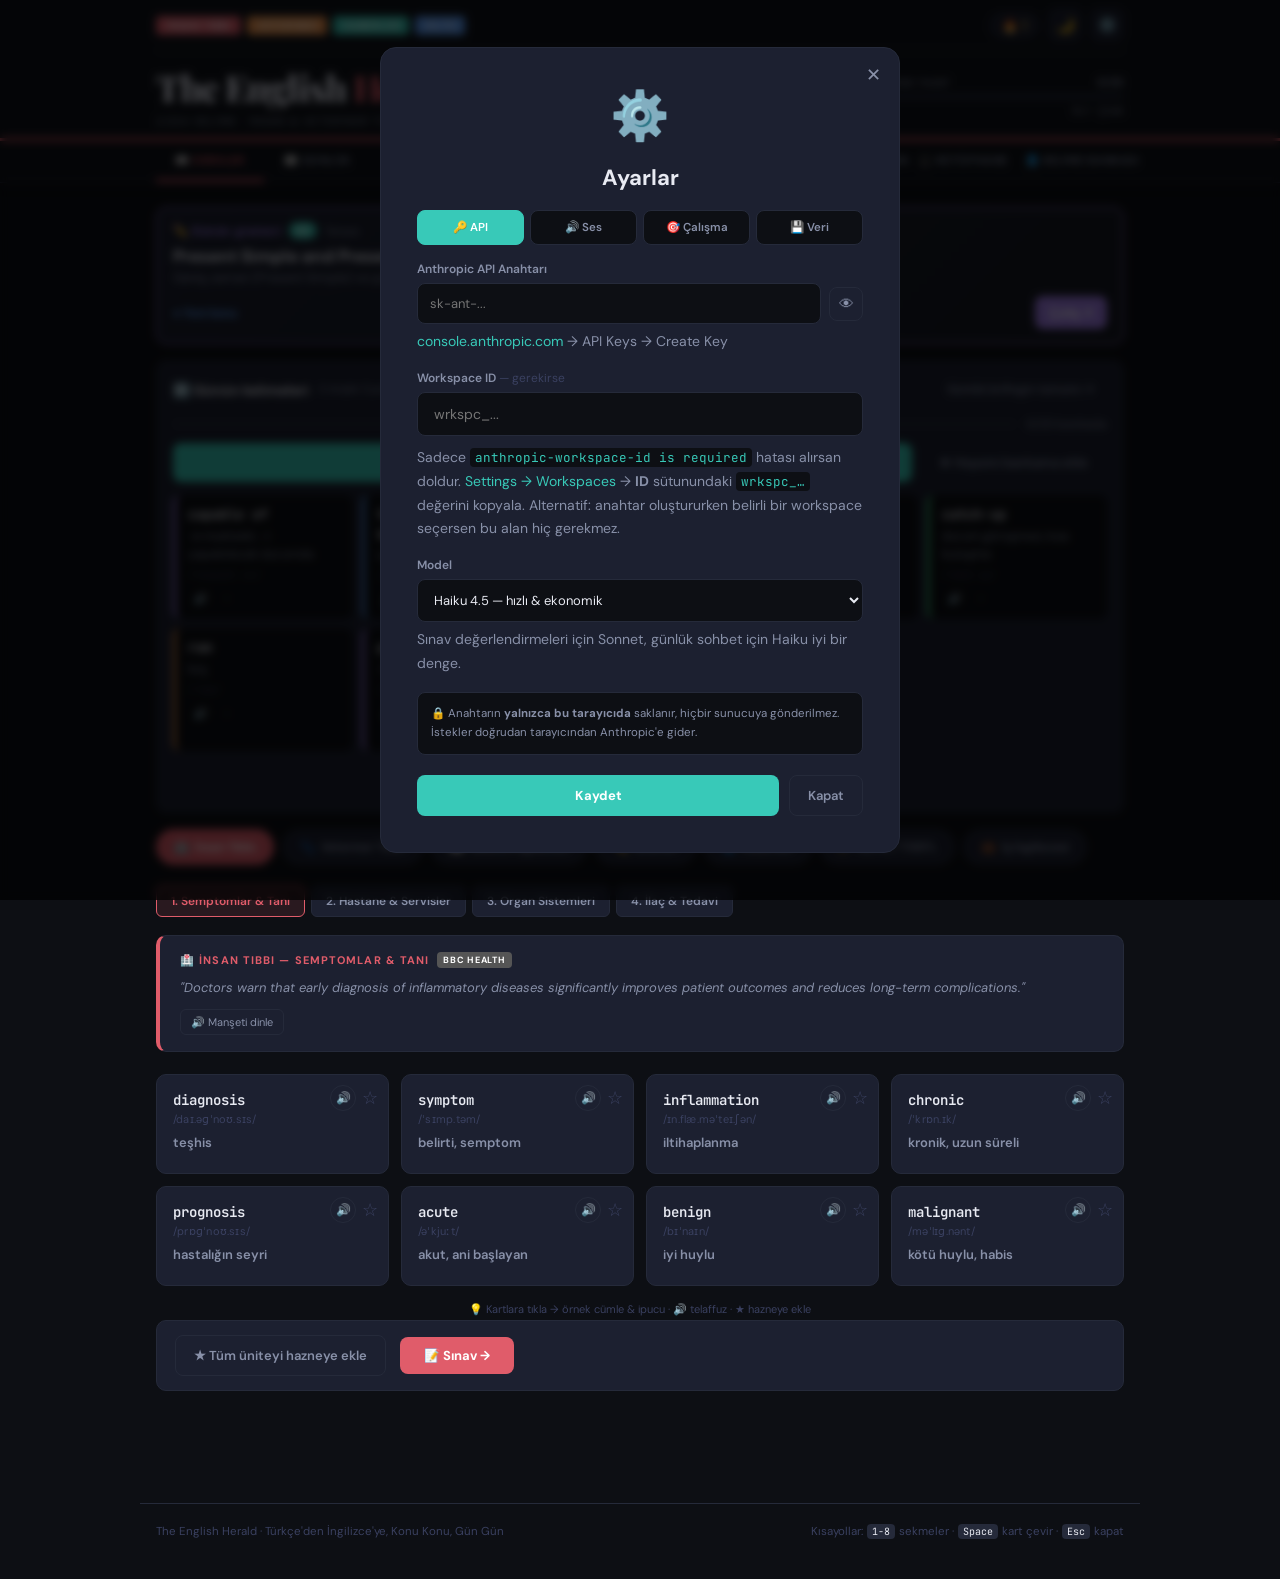
<file: index.html>
<!DOCTYPE html>
<html lang="tr">
<head>
<meta charset="UTF-8">
<meta name="viewport" content="width=device-width, initial-scale=1.0, viewport-fit=cover">
<meta name="description" content="The English Herald — AI destekli İngilizce öğretim platformu. Tıp, veteriner, haber İngilizcesi ve IELTS/TOEFL pratiği.">
<meta name="theme-color" content="#0d0f14">
<title>The English Herald</title>
<link rel="manifest" href="manifest.json">
<link rel="apple-touch-icon" href="icon-180.png">
<meta name="apple-mobile-web-app-capable" content="yes">
<meta name="mobile-web-app-capable" content="yes">
<meta name="apple-mobile-web-app-status-bar-style" content="black-translucent">
<meta name="apple-mobile-web-app-title" content="Herald">
<link rel="icon" href="data:image/svg+xml,<svg xmlns='http://www.w3.org/2000/svg' viewBox='0 0 100 100'><text y='.9em' font-size='90'>📰</text></svg>">
<link rel="preconnect" href="https://fonts.googleapis.com">
<link rel="preconnect" href="https://fonts.gstatic.com" crossorigin>
<link href="https://fonts.googleapis.com/css2?family=Playfair+Display:wght@700;800&family=DM+Sans:ital,wght@0,300;0,400;0,500;0,600;0,700;1,400&family=JetBrains+Mono:wght@400;600&display=swap" rel="stylesheet">
<link rel="stylesheet" href="style.css">
</head>
<body class="dark" id="body">

<a href="#mainContent" class="skip-link">İçeriğe geç</a>

<!-- ═══ AYARLAR MODALI ═══ -->
<div id="settingsModal" class="modal-overlay hidden" role="dialog" aria-modal="true" aria-labelledby="settingsTitle">
  <div class="modal-box modal-wide">
    <button class="modal-close" data-act="closeSettings" aria-label="Kapat">✕</button>
    <div class="modal-icon">⚙️</div>
    <h2 id="settingsTitle">Ayarlar</h2>

    <div class="settings-tabs" role="tablist">
      <button class="settings-tab active" data-act="setSettingsTab" data-tab="api" role="tab">🔑 API</button>
      <button class="settings-tab" data-act="setSettingsTab" data-tab="voice" role="tab">🔊 Ses</button>
      <button class="settings-tab" data-act="setSettingsTab" data-tab="study" role="tab">🎯 Çalışma</button>
      <button class="settings-tab" data-act="setSettingsTab" data-tab="data" role="tab">💾 Veri</button>
    </div>

    <!-- API -->
    <div class="settings-pane" id="setPaneApi">
      <label class="fld-label" for="apiKeyInput">Anthropic API Anahtarı</label>
      <div class="input-with-btn">
        <input type="password" id="apiKeyInput" placeholder="sk-ant-..." autocomplete="off" spellcheck="false">
        <button class="icon-btn" data-act="toggleKeyVisibility" title="Göster/Gizle" aria-label="Anahtarı göster">👁</button>
      </div>
      <p class="fld-hint"><a href="https://console.anthropic.com/settings/keys" target="_blank" rel="noopener">console.anthropic.com</a> → API Keys → Create Key</p>

      <label class="fld-label" for="workspaceInput">Workspace ID <span style="font-weight:400;color:var(--dim)">— gerekirse</span></label>
      <input type="text" id="workspaceInput" class="fld-select" placeholder="wrkspc_..." autocomplete="off" spellcheck="false">
      <p class="fld-hint">Sadece <code class="md-code">anthropic-workspace-id is required</code> hatası alırsan doldur.
        <a href="https://console.anthropic.com/settings/workspaces" target="_blank" rel="noopener">Settings → Workspaces</a> → <b>ID</b> sütunundaki <code class="md-code">wrkspc_…</code> değerini kopyala.
        Alternatif: anahtar oluştururken belirli bir workspace seçersen bu alan hiç gerekmez.</p>

      <label class="fld-label" for="modelSelect">Model</label>
      <select id="modelSelect" class="fld-select">
        <option value="claude-haiku-4-5-20251001">Haiku 4.5 — hızlı & ekonomik</option>
        <option value="claude-sonnet-5-5">Sonnet 5.5 — dengeli (sınav puanlaması için önerilir)</option>
        <option value="claude-opus-5-5">Opus 5.5 — en detaylı, en pahalı</option>
      </select>
      <p class="fld-hint">Sınav değerlendirmeleri için Sonnet, günlük sohbet için Haiku iyi bir denge.</p>

      <div class="notice-box">🔒 Anahtarın <b>yalnızca bu tarayıcıda</b> saklanır, hiçbir sunucuya gönderilmez. İstekler doğrudan tarayıcından Anthropic'e gider.</div>
    </div>

    <!-- SES -->
    <div class="settings-pane hidden" id="setPaneVoice">
      <label class="fld-label" for="voiceSelect">Seslendirme (TTS) sesi</label>
      <select id="voiceSelect" class="fld-select"></select>

      <label class="fld-label" for="rateRange">Konuşma hızı — <span id="rateVal">0.85</span>×</label>
      <input type="range" id="rateRange" class="fld-range" min="0.5" max="1.3" step="0.05" value="0.85">

      <label class="fld-label toggle-row"><input type="checkbox" id="autoSpeakChk"> AI cevaplarını otomatik seslendir</label>
      <label class="fld-label toggle-row"><input type="checkbox" id="autoListenChk"> Sesli modda AI bitince mikrofonu aç</label>

      <button class="btn-ghost" data-act="testVoice" style="width:100%;margin-top:8px">🔊 Sesi Test Et</button>
      <div class="notice-box" id="micSupportNote"></div>
    </div>

    <!-- ÇALIŞMA -->
    <div class="settings-pane hidden" id="setPaneStudy">
      <label class="fld-label">Günlük kelime hedefi</label>
      <div class="goal-set-row" id="goalChipsSettings"></div>

      <label class="fld-label" for="levelSelect">İngilizce seviyen (AI buna göre konuşur)</label>
      <select id="levelSelect" class="fld-select">
        <option value="A2">A2 — Temel</option>
        <option value="B1">B1 — Orta öncesi</option>
        <option value="B2">B2 — Orta üstü</option>
        <option value="C1">C1 — İleri</option>
        <option value="C2">C2 — Ustalık</option>
      </select>

      <label class="fld-label" for="targetBandInput">Hedef IELTS bandı</label>
      <select id="targetBandInput" class="fld-select">
        <option value="5.5">5.5</option><option value="6">6.0</option>
        <option value="6.5">6.5</option><option value="7">7.0</option>
        <option value="7.5">7.5</option><option value="8">8.0+</option>
      </select>

      <label class="fld-label toggle-row"><input type="checkbox" id="correctChk"> Sohbette yazdığım İngilizceyi otomatik düzelt</label>

      <label class="fld-label" for="dailyPromptInput">⚡ Günlük özel prompt</label>
      <textarea id="dailyPromptInput" class="fld-textarea" rows="5" placeholder="Cowork'te her gün çalıştırdığın promptu buraya yapıştır.&#10;Örn: Bugün için 5 tıp terimi ver, her birini bir vaka cümlesiyle örnekle ve etimolojisini yaz."></textarea>
      <div class="btn-row" style="margin:8px 0 0">
        <button class="btn-ghost btn-xs" data-act="loadVetPackage">⚡ Hazır: Günlük Klinik İngilizce Paketi</button>
        <button class="btn-ghost btn-xs" data-act="clearDailyPrompt">✕ Boşalt</button>
      </div>
      <p class="fld-hint">Uygulama her gün <b>bir kez</b> bu promptu çalıştırıp sonucu <b>Günlük</b> sekmesine ayrı bir bölüm olarak ekler.
        Hazır paket her gün başka bir vakadan: <i>case of the day · 5 term · clinical phrase · differentials · talking to the owner · quick check</i>.
        Kendi promptunu yazmak istersen üzerine yaz; boş bırakırsan bu bölüm görünmez.</p>
    </div>

    <!-- VERİ -->
    <div class="settings-pane hidden" id="setPaneData">
      <div class="data-stats" id="dataStats"></div>
      <button class="btn-ghost" data-act="exportData" style="width:100%;margin-bottom:8px">⬇️ Tüm verimi yedekle (.json)</button>
      <button class="btn-ghost" data-act="exportCsv" style="width:100%;margin-bottom:8px">📄 Kelime haznemi dışa aktar (.csv)</button>
      <label class="btn-ghost import-label" style="width:100%;margin-bottom:8px;display:block;text-align:center">
        ⬆️ Yedekten geri yükle<input type="file" id="importFile" accept=".json" hidden>
      </label>
      <button class="btn-danger" data-act="resetData" style="width:100%">🗑️ Tüm verimi sil</button>
      <div class="notice-box">Veriler tarayıcının localStorage'ında tutulur. Tarayıcı verilerini temizlersen kaybolur — ara sıra yedek al.</div>
    </div>

    <div class="modal-actions">
      <button class="btn-primary" data-act="saveSettings">Kaydet</button>
      <button class="btn-ghost" data-act="closeSettings">Kapat</button>
    </div>
  </div>
</div>

<!-- ═══ HEADER ═══ -->
<header id="siteHeader">
  <div class="header-inner">
    <div class="header-top">
      <div class="header-chips" id="headerChips"></div>
      <div class="header-right">
        <div class="streak-badge" id="streakBadge" title="Gün serisi">🔥 <span id="streakNum">0</span></div>
        <button class="icon-btn" data-act="toggleTheme" title="Tema değiştir" id="themeBtn" aria-label="Tema değiştir">🌙</button>
        <button class="icon-btn" data-act="openSettings" title="Ayarlar" aria-label="Ayarlar">⚙️</button>
      </div>
    </div>
    <div class="header-body">
      <div>
        <h1 class="site-title">The English <span>Herald</span></h1>
        <div class="site-sub" id="siteSubtitle">Yükleniyor...</div>
      </div>
      <div class="goal-widget">
        <div class="goal-row">
          <span>🎯 Günlük Hedef</span>
          <span id="goalLabel" class="goal-count">0/5</span>
        </div>
        <div class="goal-bar-wrap"><div class="goal-bar-fill" id="goalFill"></div></div>
        <div class="xp-row">
          <span id="xpLabel">0 XP</span>
          <span id="levelLabel">Seviye 1</span>
        </div>
      </div>
    </div>
  </div>
</header>

<!-- ═══ NAV ═══ -->
<nav id="mainNav" aria-label="Ana menü">
  <div class="nav-inner">
    <button class="nav-btn active" data-tab="lessons" data-act="switchTab">📖 Dersler</button>
    <button class="nav-btn" data-tab="daily" data-act="switchTab">📰 Günlük</button>
    <button class="nav-btn" data-tab="review" data-act="switchTab">🔁 Tekrar</button>
    <button class="nav-btn" data-tab="bank" data-act="switchTab">📚 Haznem</button>
    <button class="nav-btn nav-btn-hl" data-tab="exam" data-act="switchTab">🎓 IELTS / TOEFL</button>
    <button class="nav-btn" data-tab="progress" data-act="switchTab">📊 İlerleme</button>
    <button class="nav-btn" data-tab="chat" data-act="switchTab">💬 AI Öğretmen</button>
    <button class="nav-btn" data-tab="library" data-act="switchTab">🎧 Kütüphane</button>
    <a class="nav-btn" href="vocab5000.html">📘 Kelime Bankası</a>
  </div>
</nav>

<!-- ═══ MAIN ═══ -->
<main id="mainContent">
  <div id="tabLessons" class="tab-pane active"></div>
  <div id="tabDaily" class="tab-pane hidden"></div>
  <div id="tabReview" class="tab-pane hidden"></div>
  <div id="tabBank" class="tab-pane hidden"></div>
  <div id="tabExam" class="tab-pane hidden"></div>
  <div id="tabProgress" class="tab-pane hidden"></div>
  <div id="tabChat" class="tab-pane hidden"></div>
  <div id="tabLibrary" class="tab-pane hidden"></div>
</main>

<footer class="site-footer">
  <span>The English Herald · Türkçe'den İngilizce'ye, Konu Konu, Gün Gün</span>
  <span class="footer-keys">Kısayollar: <kbd>1-8</kbd> sekmeler · <kbd>Space</kbd> kart çevir · <kbd>Esc</kbd> kapat</span>
</footer>

<!-- ═══ TOAST ═══ -->
<div id="toast" class="toast hidden" role="status" aria-live="polite"></div>

<script src="data.js"></script>
<script src="vocab.js"></script>
<script src="exam-data.js"></script>
<script src="app.js"></script>
<script src="ordlista.js"></script>
<script src="chat.js"></script>
<script src="exam.js"></script>
<script src="grammar-data.js"></script>
<script src="grammar.js"></script>
<script src="daily-words.js"></script>
<script src="library.js"></script>
</body>
</html>
</file>
<file: style.css>
/* ═══════════════════════════════════════════════
   VARIABLES
═══════════════════════════════════════════════ */
:root {
  --bg:#0d0f14; --surface:#161922; --card:#1c2030; --border:#252a3a;
  --text:#e8eaf2; --muted:#8890a8; --dim:#3a4060;
  --red:#e05c6a; --teal:#38c9b8; --green:#3fc87a;
  --purple:#a07de8; --gold:#e8c24a; --blue:#5b9cf6; --orange:#f0944d;
  --nav:#10131a; --mono:'JetBrains Mono',monospace;
  --radius:10px; --trans:all .2s ease;
}
body.light {
  --bg:#f4f6fb; --surface:#fff; --card:#fff; --border:#e2e6f0;
  --text:#1a1d2e; --muted:#6b7490; --dim:#b0b8d0;
  --red:#d94055; --teal:#1a9e90; --green:#2a9e5e;
  --purple:#7c52c8; --gold:#c89a20; --blue:#3a7de0; --orange:#d4722a;
  --nav:#fff;
}

/* ═══════════════════════════════════════════════
   RESET & BASE
═══════════════════════════════════════════════ */
*{box-sizing:border-box;margin:0;padding:0}
body{font-family:'DM Sans',sans-serif;background:var(--bg);color:var(--text);min-height:100vh;transition:background .3s,color .3s}
a{color:var(--teal);text-decoration:none}
a:hover{text-decoration:underline}
button{font-family:'DM Sans',sans-serif;cursor:pointer;transition:var(--trans)}
input,textarea{font-family:'DM Sans',sans-serif}
::-webkit-scrollbar{width:5px;height:5px}
::-webkit-scrollbar-track{background:var(--surface)}
::-webkit-scrollbar-thumb{background:var(--border);border-radius:3px}
.hidden{display:none!important}

/* ═══════════════════════════════════════════════
   MODAL
═══════════════════════════════════════════════ */
.modal-overlay{position:fixed;inset:0;background:rgba(0,0,0,.7);z-index:1000;display:flex;align-items:center;justify-content:center;backdrop-filter:blur(4px)}
.modal-box{background:var(--card);border:1px solid var(--border);border-radius:16px;padding:36px;max-width:440px;width:90%;text-align:center}
.modal-icon{font-size:48px;margin-bottom:16px}
.modal-box h2{font-size:22px;font-weight:700;margin-bottom:10px}
.modal-box p{font-size:14px;color:var(--muted);line-height:1.7;margin-bottom:16px}
.modal-box input{width:100%;padding:12px 16px;border:1.5px solid var(--border);border-radius:8px;background:var(--bg);color:var(--text);font-size:14px;outline:none;margin-bottom:4px}
.modal-box input:focus{border-color:var(--teal)}

/* ═══════════════════════════════════════════════
   BUTTONS
═══════════════════════════════════════════════ */
.btn-primary{padding:11px 24px;background:var(--teal);color:#fff;border:none;border-radius:8px;font-size:13px;font-weight:700;flex:1}
.btn-primary:hover{opacity:.88}
.btn-ghost{padding:11px 18px;background:none;border:1.5px solid var(--border);border-radius:8px;color:var(--muted);font-size:13px;font-weight:600}
.btn-ghost:hover{border-color:var(--text);color:var(--text)}
.btn-danger{padding:8px 16px;background:none;border:1.5px solid var(--red);border-radius:6px;color:var(--red);font-size:12px;font-weight:600}
.icon-btn{background:var(--card);border:1px solid var(--border);color:var(--muted);width:34px;height:34px;border-radius:8px;font-size:15px;display:flex;align-items:center;justify-content:center}
.icon-btn:hover{border-color:var(--text);color:var(--text)}

/* ═══════════════════════════════════════════════
   HEADER
═══════════════════════════════════════════════ */
header{background:var(--nav);border-bottom:3px solid var(--red);box-shadow:0 2px 20px rgba(0,0,0,.25);position:sticky;top:0;z-index:90}
.header-inner{max-width:1000px;margin:0 auto;padding:0 16px}
.header-top{display:flex;justify-content:space-between;align-items:center;padding:8px 0;border-bottom:1px solid var(--border)}
.header-chips{display:flex;gap:6px;flex-wrap:wrap}
.chip{font-size:10px;font-weight:700;letter-spacing:.08em;text-transform:uppercase;color:#fff;padding:3px 10px;border-radius:4px}
.header-right{display:flex;align-items:center;gap:8px}
.streak-badge{font-size:13px;font-weight:700;color:var(--gold);background:var(--card);border:1px solid var(--border);padding:4px 12px;border-radius:20px;display:flex;align-items:center;gap:4px}
.header-body{display:flex;align-items:center;justify-content:space-between;gap:16px;padding:12px 0 10px;flex-wrap:wrap}
.site-title{font-family:'Playfair Display',serif;font-size:clamp(22px,4vw,36px);font-weight:800;letter-spacing:-1px;color:#f0f2ff}
.site-title span{color:var(--red)}
.site-sub{font-size:11px;color:var(--muted);letter-spacing:.1em;text-transform:uppercase;margin-top:3px}
.goal-widget{min-width:180px;flex:1;max-width:260px}
.goal-row{display:flex;justify-content:space-between;font-size:11px;color:var(--muted);margin-bottom:5px}
.goal-count{font-weight:700}
.goal-bar-wrap{height:5px;background:var(--border);border-radius:3px;overflow:hidden;margin-bottom:4px}
.goal-bar-fill{height:100%;border-radius:3px;background:var(--gold);transition:width .5s}
.xp-row{display:flex;justify-content:space-between;font-size:11px;color:var(--muted)}

/* ═══════════════════════════════════════════════
   NAV
═══════════════════════════════════════════════ */
nav{background:var(--nav);border-bottom:1px solid var(--border);position:sticky;top:73px;z-index:89;box-shadow:0 2px 12px rgba(0,0,0,.15)}
.nav-inner{max-width:1000px;margin:0 auto;display:flex;overflow-x:auto;scrollbar-width:none}
.nav-inner::-webkit-scrollbar{display:none}
.nav-btn{flex:1;min-width:90px;padding:12px 8px;border:none;background:none;font-size:11px;font-weight:700;letter-spacing:.05em;text-transform:uppercase;color:var(--muted);border-bottom:3px solid transparent;transition:var(--trans);white-space:nowrap}
.nav-btn:hover{color:var(--text)}
.nav-btn.active{color:var(--red);border-bottom-color:var(--red)}

/* ═══════════════════════════════════════════════
   MAIN
═══════════════════════════════════════════════ */
main{max-width:1000px;margin:0 auto;padding:24px 16px 80px}
.tab-pane{}

/* Section header */
.section-head{display:flex;align-items:center;gap:12px;margin-bottom:20px;padding-bottom:12px;border-bottom:1px solid var(--border)}
.section-head h2{font-size:22px;font-weight:800}
.badge{font-size:10px;font-weight:700;letter-spacing:.08em;text-transform:uppercase;color:#fff;padding:3px 10px;border-radius:4px}

/* ═══════════════════════════════════════════════
   TOPIC BAR
═══════════════════════════════════════════════ */
.topic-bar{display:flex;gap:8px;flex-wrap:wrap;margin-bottom:20px}
.topic-btn{display:flex;align-items:center;gap:6px;padding:8px 16px;border-radius:24px;font-size:12px;font-weight:700;border:2px solid var(--border);background:var(--card);color:var(--muted);transition:var(--trans)}
.topic-btn:hover{border-color:var(--muted)}
.topic-btn.active{color:#fff}
.topic-done{font-size:10px;background:rgba(255,255,255,.2);padding:1px 5px;border-radius:10px}

/* ═══════════════════════════════════════════════
   UNIT TABS
═══════════════════════════════════════════════ */
.unit-tabs{display:flex;gap:6px;flex-wrap:wrap;margin-bottom:18px}
.unit-tab{display:flex;align-items:center;gap:6px;padding:7px 14px;border-radius:6px;font-size:12px;font-weight:600;background:var(--card);color:var(--muted);border:1.5px solid var(--border);transition:var(--trans)}
.unit-tab:hover{border-color:var(--muted)}
.unit-tab.active{color:white}
.pct-badge{font-size:10px;font-weight:700;color:#fff;padding:1px 6px;border-radius:10px}

/* ═══════════════════════════════════════════════
   NEWS BOX
═══════════════════════════════════════════════ */
.news-box{background:var(--card);border:1px solid var(--border);border-radius:var(--radius);padding:16px 20px;margin-bottom:22px;border-left-width:4px}
.news-source{font-size:11px;font-weight:700;letter-spacing:.1em;text-transform:uppercase;margin-bottom:8px;display:flex;align-items:center;gap:8px;flex-wrap:wrap}
.news-text{font-size:13px;color:var(--muted);line-height:1.8;font-style:italic}

/* ═══════════════════════════════════════════════
   VOCAB CARDS
═══════════════════════════════════════════════ */
.vocab-grid{display:grid;grid-template-columns:repeat(auto-fill,minmax(220px,1fr));gap:12px;margin-bottom:16px}
.vocab-card{background:var(--card);border:1px solid var(--border);border-radius:var(--radius);padding:16px;cursor:pointer;position:relative;transition:all .25s;min-height:100px;user-select:none}
.vocab-card:hover{transform:translateY(-2px);box-shadow:0 4px 16px rgba(0,0,0,.2)}
.vocab-card.flipped{transform:translateY(-2px)}
.vocab-en{font-family:var(--mono);font-size:14px;font-weight:600;margin-bottom:3px;line-height:1.3}
.vocab-pron{font-size:11px;color:var(--dim);margin-bottom:8px;letter-spacing:.02em}
.vocab-tr{font-size:13px;color:var(--muted);font-weight:600}
.vocab-extra{margin-top:12px;padding-top:12px;border-top:1px solid var(--border)}
.vocab-ex{font-size:13px;font-style:italic;color:var(--muted);margin-bottom:8px;line-height:1.6}
.vocab-tip{font-size:12px;padding:6px 10px;border-radius:6px;line-height:1.5}
.vocab-actions{position:absolute;top:10px;right:8px;display:flex;gap:4px}
.vocab-speak-btn{background:none;border:1px solid var(--border);color:var(--dim);width:26px;height:26px;border-radius:50%;font-size:12px;display:flex;align-items:center;justify-content:center}
.vocab-speak-btn:hover{border-color:var(--teal);color:var(--teal)}
.vocab-star-btn{background:none;border:none;font-size:18px;color:var(--dim);line-height:1;padding:2px}
.vocab-star-btn.saved{color:var(--gold)}

/* Flip hint */
.flip-hint{font-size:11px;color:var(--dim);text-align:center;margin-top:8px}

/* ═══════════════════════════════════════════════
   LESSON FOOTER
═══════════════════════════════════════════════ */
.lesson-footer{background:var(--card);border:1px solid var(--border);border-radius:var(--radius);padding:14px 18px;display:flex;align-items:center;gap:14px;flex-wrap:wrap;margin-top:4px}
.lesson-footer-tip{font-size:13px;color:var(--muted);flex:1}
.quiz-start-btn{padding:10px 24px;color:#fff;border:none;border-radius:8px;font-size:13px;font-weight:700;white-space:nowrap}

/* ═══════════════════════════════════════════════
   QUIZ
═══════════════════════════════════════════════ */
.quiz-box{background:var(--card);border:2px solid;border-radius:var(--radius);padding:28px;animation:fadeIn .3s ease}
.quiz-header{display:flex;justify-content:space-between;margin-bottom:14px;font-size:13px}
.quiz-score-live{font-weight:700}
.quiz-progress-bar{height:5px;background:var(--border);border-radius:3px;margin-bottom:24px;overflow:hidden}
.quiz-progress-fill{height:100%;border-radius:3px;transition:width .4s}
.quiz-question{font-size:17px;font-weight:700;margin-bottom:20px;line-height:1.5}
.quiz-options{display:grid;gap:10px}
.quiz-opt{padding:13px 18px;border-radius:8px;font-size:14px;font-weight:500;text-align:left;background:var(--bg);border:1.5px solid var(--border);color:var(--text);transition:var(--trans)}
.quiz-opt:hover:not(:disabled){border-color:var(--muted);transform:translateX(4px)}
.quiz-opt.correct{background:#0e2a1e;border-color:var(--green)!important;color:var(--green)!important}
.quiz-opt.wrong{background:#2a0e12;border-color:var(--red)!important;color:var(--red)!important}
body.light .quiz-opt.correct{background:#dcf5e7}
body.light .quiz-opt.wrong{background:#f5dcde}
.quiz-back-btn{margin-top:18px;padding:8px 18px;background:none;border:1px solid var(--border);border-radius:6px;font-size:12px;color:var(--muted)}

/* Quiz Done */
.quiz-done{background:var(--card);border:2px solid;border-radius:var(--radius);padding:40px;text-align:center;animation:fadeIn .3s ease}
.quiz-done-emoji{font-size:56px;margin-bottom:12px}
.quiz-done-score{font-size:26px;font-weight:800;margin-bottom:6px}
.quiz-done-msg{font-size:14px;color:var(--muted);margin-bottom:28px;line-height:1.7}
.quiz-done-btns{display:flex;gap:10px;justify-content:center;flex-wrap:wrap}
.quiz-done-btns button{padding:11px 24px;border-radius:8px;font-size:13px;font-weight:700}

/* ═══════════════════════════════════════════════
   DAILY TAB
═══════════════════════════════════════════════ */
.daily-header{display:flex;align-items:center;justify-content:space-between;margin-bottom:20px;flex-wrap:wrap;gap:12px}
.daily-date{font-size:13px;color:var(--muted);font-weight:600}
.daily-generate-btn{padding:10px 20px;background:var(--teal);color:#fff;border:none;border-radius:8px;font-size:13px;font-weight:700;display:flex;align-items:center;gap:6px}
.daily-generate-btn:hover{opacity:.88}
.daily-generate-btn:disabled{opacity:.5;cursor:not-allowed}
.daily-news-card{background:var(--card);border:1px solid var(--border);border-radius:var(--radius);padding:20px;margin-bottom:16px;border-left:4px solid var(--teal)}
.daily-news-source{font-size:11px;font-weight:700;letter-spacing:.1em;text-transform:uppercase;color:var(--teal);margin-bottom:8px}
.daily-news-headline{font-size:16px;font-weight:700;margin-bottom:8px;line-height:1.5}
.daily-news-body{font-size:13px;color:var(--muted);line-height:1.8}
.daily-words-grid{display:grid;grid-template-columns:repeat(auto-fill,minmax(220px,1fr));gap:12px;margin:16px 0}
.ai-loading{display:flex;align-items:center;gap:12px;padding:20px;background:var(--card);border-radius:var(--radius);border:1px solid var(--border);color:var(--muted);font-size:14px}
.ai-loading-dots{display:flex;gap:4px}
.ai-loading-dots span{width:8px;height:8px;border-radius:50%;background:var(--teal);animation:bounce 1.2s infinite}
.ai-loading-dots span:nth-child(2){animation-delay:.2s}
.ai-loading-dots span:nth-child(3){animation-delay:.4s}
.no-api-notice{background:var(--card);border:1px dashed var(--border);border-radius:var(--radius);padding:24px;text-align:center;color:var(--muted)}
.no-api-notice h3{font-size:16px;font-weight:700;margin-bottom:8px;color:var(--text)}

/* ═══════════════════════════════════════════════
   FLASHCARD REVIEW
═══════════════════════════════════════════════ */
.review-progress-row{display:flex;align-items:center;gap:16px;margin-bottom:16px}
.review-bar-wrap{flex:1;height:5px;background:var(--border);border-radius:3px;overflow:hidden}
.review-bar-fill{height:100%;background:var(--teal);border-radius:3px;transition:width .4s}
.flashcard{background:var(--card);border:2px solid var(--teal);border-radius:12px;padding:40px 32px;text-align:center;cursor:pointer;min-height:260px;display:flex;flex-direction:column;align-items:center;justify-content:center;box-shadow:0 0 40px rgba(56,201,184,.1);transition:all .3s;user-select:none}
.flashcard:hover{box-shadow:0 0 60px rgba(56,201,184,.18)}
.fc-label{font-size:11px;letter-spacing:.12em;text-transform:uppercase;color:var(--muted);margin-bottom:20px}
.fc-word{font-family:var(--mono);font-size:28px;font-weight:700;margin-bottom:8px}
.fc-pron{font-size:13px;color:var(--dim);margin-bottom:24px}
.fc-speak-btn{background:var(--teal);color:#fff;border:none;border-radius:20px;padding:9px 22px;font-size:13px;font-weight:600}
.fc-flip-hint{margin-top:20px;font-size:12px;color:var(--dim)}
.fc-answer{font-size:26px;font-weight:800;color:var(--teal);margin-bottom:12px}
.fc-ex{font-size:13px;font-style:italic;color:var(--muted);margin-bottom:12px;line-height:1.7;max-width:400px}
.fc-tip-box{font-size:12px;padding:8px 14px;border-radius:8px;max-width:400px;line-height:1.5;color:var(--purple);background:rgba(160,125,232,.12)}
.fc-rating{display:flex;gap:10px;justify-content:center;margin-top:20px;flex-wrap:wrap}
.fc-rating button{padding:9px 18px;border-radius:8px;font-size:12px;font-weight:700;border:none}
.fc-nav{display:flex;gap:12px;justify-content:center;margin-top:16px}
.fc-nav button{padding:10px 24px;border-radius:8px;font-size:13px;font-weight:700}
.review-stats-row{display:flex;gap:16px;margin-bottom:20px;flex-wrap:wrap}
.review-stat{background:var(--card);border:1px solid var(--border);border-radius:8px;padding:12px 20px;text-align:center;flex:1;min-width:80px}
.review-stat-num{font-size:22px;font-weight:800}
.review-stat-lbl{font-size:11px;color:var(--muted);margin-top:2px}

/* ═══════════════════════════════════════════════
   BANK
═══════════════════════════════════════════════ */
.bank-stats-row{display:flex;gap:12px;background:var(--surface);border:1px solid var(--border);padding:12px 18px;border-radius:var(--radius);margin-bottom:18px;flex-wrap:wrap}
.bank-stat-item{display:flex;align-items:center;gap:5px}
.bank-stat-num{font-size:20px;font-weight:800}
.bank-stat-lbl{font-size:11px;color:var(--muted)}
.filter-row{display:flex;gap:8px;margin-bottom:16px;flex-wrap:wrap;align-items:center}
.search-input{flex:1;min-width:150px;padding:10px 14px;border:1.5px solid var(--border);border-radius:8px;background:var(--card);color:var(--text);font-size:13px;outline:none}
.search-input:focus{border-color:var(--teal)}
.filter-chip{padding:7px 13px;background:var(--card);border:1.5px solid var(--border);border-radius:20px;font-size:12px;color:var(--muted);font-weight:600}
.filter-chip.active{background:var(--red);border-color:var(--red);color:#fff}
.bank-grid{display:grid;grid-template-columns:repeat(auto-fill,minmax(200px,1fr));gap:12px}
.bank-card{background:var(--card);border:1px solid var(--border);border-radius:var(--radius);padding:15px;position:relative}
.bank-card-en{font-family:var(--mono);font-size:15px;font-weight:700;margin:8px 0 2px;display:flex;align-items:center;gap:6px}
.bank-card-pron{font-size:11px;color:var(--dim);margin-bottom:4px}
.bank-card-tr{font-size:13px;color:var(--muted);margin-bottom:7px}
.bank-card-ex{font-size:12px;font-style:italic;color:var(--dim);border-top:1px solid var(--border);padding-top:7px;line-height:1.5}
.bank-card-del{position:absolute;top:10px;right:10px;background:none;border:none;color:var(--red);font-size:14px}
.bank-card-speak{background:none;border:none;color:var(--dim);font-size:12px;padding:0;line-height:1}
.bank-card-speak:hover{color:var(--teal)}
.sr-badge{font-size:10px;font-weight:700;padding:2px 6px;border-radius:4px;margin-left:4px}

/* ═══════════════════════════════════════════════
   PROGRESS
═══════════════════════════════════════════════ */
.stat-cards{display:grid;grid-template-columns:repeat(auto-fill,minmax(140px,1fr));gap:12px;margin-bottom:24px}
.stat-card{background:var(--card);border:1px solid var(--border);border-radius:var(--radius);padding:16px;text-align:center}
.stat-card-icon{font-size:26px;margin-bottom:8px}
.stat-card-num{font-size:24px;font-weight:800;margin-bottom:4px}
.stat-card-lbl{font-size:11px;color:var(--muted)}
.prog-topic-row{background:var(--card);border:1px solid var(--border);border-radius:var(--radius);padding:14px 18px;margin-bottom:10px}
.prog-topic-header{display:flex;justify-content:space-between;align-items:center;margin-bottom:8px;font-weight:600}
.prog-bar-track{height:6px;background:var(--border);border-radius:3px;overflow:hidden}
.prog-bar-fill{height:100%;border-radius:3px;transition:width .6s}
.goal-set-row{display:flex;gap:8px;flex-wrap:wrap;margin-bottom:14px}
.goal-chip{padding:8px 16px;border-radius:20px;font-size:13px;font-weight:700;border:1.5px solid var(--border);background:var(--card);color:var(--muted)}
.goal-chip.active{background:var(--gold);border-color:var(--gold);color:#fff}
.heatmap-grid{display:grid;grid-template-columns:repeat(7,1fr);gap:4px;margin-top:12px}
.heatmap-cell{aspect-ratio:1;border-radius:3px;background:var(--border);transition:var(--trans)}
.heatmap-cell.level-1{background:rgba(56,201,184,.3)}
.heatmap-cell.level-2{background:rgba(56,201,184,.55)}
.heatmap-cell.level-3{background:rgba(56,201,184,.8)}
.heatmap-cell.level-4{background:var(--teal)}
.ai-suggestions{background:var(--surface);border:1px solid var(--border);padding:20px;border-radius:var(--radius);margin-top:20px}

/* ═══════════════════════════════════════════════
   AI CHAT TAB
═══════════════════════════════════════════════ */
.chat-container{display:flex;flex-direction:column;height:calc(100vh - 220px);min-height:400px}
.chat-messages{flex:1;overflow-y:auto;padding:16px;display:flex;flex-direction:column;gap:16px;background:var(--card);border:1px solid var(--border);border-radius:var(--radius) var(--radius) 0 0}
.chat-msg{display:flex;gap:10px;align-items:flex-start}
.chat-msg.user{flex-direction:row-reverse}
.chat-avatar{width:34px;height:34px;border-radius:50%;display:flex;align-items:center;justify-content:center;font-size:15px;flex-shrink:0}
.chat-msg.ai .chat-avatar{background:#1a1209;color:#f5f0e8}
.chat-msg.user .chat-avatar{background:var(--red);color:#fff}
.chat-bubble{max-width:82%;padding:12px 16px;border-radius:8px;font-size:14px;line-height:1.75;white-space:pre-wrap;border:1.5px solid var(--border)}
.chat-msg.ai .chat-bubble{background:var(--surface);border-left:4px solid var(--teal)}
.chat-msg.user .chat-bubble{background:var(--nav);border-left:4px solid var(--red)}
.chat-vocab-row{display:flex;flex-wrap:wrap;gap:8px;margin-top:10px}
.chat-vocab-mini{background:var(--bg);border:1.5px solid var(--border);border-radius:6px;padding:8px 10px;position:relative;flex:1 1 140px;max-width:190px;cursor:default}
.chat-vocab-mini .cvm-cat{font-size:9px;font-weight:700;letter-spacing:.1em;text-transform:uppercase;margin-bottom:4px}
.chat-vocab-mini .cvm-en{font-family:var(--mono);font-size:13px;font-weight:700}
.chat-vocab-mini .cvm-tr{font-size:11px;color:var(--muted);margin-top:2px}
.chat-vocab-mini .cvm-star{position:absolute;top:6px;right:6px;background:none;border:none;font-size:15px;color:var(--dim)}
.chat-vocab-mini .cvm-star.saved{color:var(--gold)}
.chat-input-row{display:flex;border:1px solid var(--border);border-top:none;background:var(--surface);border-radius:0 0 var(--radius) var(--radius)}
.chat-input{flex:1;padding:14px 16px;border:none;outline:none;font-size:14px;background:transparent;color:var(--text);resize:none}
.chat-send-btn{padding:14px 20px;background:var(--nav);color:#fff;border:none;font-size:12px;font-weight:700;letter-spacing:.06em;text-transform:uppercase;border-left:1px solid var(--border)}
.chat-send-btn:hover{background:var(--red)}
.chat-send-btn:disabled{opacity:.5;cursor:not-allowed}
.chat-quick-btns{display:flex;gap:8px;flex-wrap:wrap;margin-top:12px}
.chat-quick-btn{padding:7px 13px;background:none;border:1.5px solid var(--border);border-radius:20px;font-size:12px;color:var(--muted)}
.chat-quick-btn:hover{border-color:var(--teal);color:var(--teal)}
.typing-indicator{display:flex;gap:5px;padding:14px 16px;background:var(--surface);border:1.5px solid var(--border);border-left:4px solid var(--teal);border-radius:8px;width:fit-content}
.typing-indicator span{width:7px;height:7px;border-radius:50%;background:var(--teal);animation:bounce 1.2s infinite}
.typing-indicator span:nth-child(2){animation-delay:.2s}
.typing-indicator span:nth-child(3){animation-delay:.4s}
.chat-topic-bar{display:flex;gap:8px;flex-wrap:wrap;margin-bottom:14px}
.chat-topic-chip{padding:6px 13px;border-radius:20px;font-size:12px;font-weight:600;border:1.5px solid var(--border);background:var(--card);color:var(--muted)}
.chat-topic-chip.active{border-color:var(--teal);color:var(--teal);background:rgba(56,201,184,.08)}

/* ═══════════════════════════════════════════════
   EMPTY & TOAST
═══════════════════════════════════════════════ */
.empty-state{background:var(--card);border:1px solid var(--border);border-radius:var(--radius);padding:60px 20px;text-align:center}
.empty-state-icon{font-size:48px;margin-bottom:14px}
.empty-state-text{font-size:14px;color:var(--muted);line-height:1.7}
.toast{position:fixed;bottom:24px;left:50%;transform:translateX(-50%);background:var(--card);border:1px solid var(--border);border-radius:8px;padding:12px 24px;font-size:14px;font-weight:600;z-index:9999;box-shadow:0 8px 32px rgba(0,0,0,.3);transition:all .3s;white-space:nowrap}
.toast.success{border-color:var(--green);color:var(--green)}
.toast.info{border-color:var(--teal);color:var(--teal)}
.toast.error{border-color:var(--red);color:var(--red)}

/* ═══════════════════════════════════════════════
   ANIMATIONS
═══════════════════════════════════════════════ */
@keyframes fadeIn{from{opacity:0;transform:translateY(8px)}to{opacity:1;transform:translateY(0)}}
@keyframes bounce{0%,60%,100%{transform:translateY(0)}30%{transform:translateY(-6px)}}
.fade-in{animation:fadeIn .3s ease}

/* ═══════════════════════════════════════════════
   RESPONSIVE
═══════════════════════════════════════════════ */
@media(max-width:600px){
  .vocab-grid{grid-template-columns:1fr 1fr}
  .site-title{font-size:24px}
  .flashcard{padding:28px 16px}
  .fc-word{font-size:22px}
  .chat-container{height:calc(100vh - 260px)}
}

/* ═══════════════════════════════════════════════
   v2 — GENEL YARDIMCILAR
═══════════════════════════════════════════════ */
.skip-link{position:absolute;left:-9999px;top:0;background:var(--teal);color:#fff;padding:10px 16px;z-index:2000;border-radius:0 0 8px 0}
.skip-link:focus{left:0}
:focus-visible{outline:2px solid var(--teal);outline-offset:2px}
kbd{font-family:var(--mono);font-size:10px;background:var(--border);color:var(--text);border-radius:4px;padding:1px 5px;margin:0 1px}
.btn-xs{padding:6px 12px!important;font-size:11.5px!important;flex:none!important}
.btn-row{display:flex;gap:10px;flex-wrap:wrap;margin:14px 0}
.btn-row>button{flex:0 1 auto}
.btn-next{background:var(--green);color:#fff;border:none;border-radius:8px;font-size:13px;font-weight:700;padding:11px 20px}
.pane-h2{font-size:22px;font-weight:800;margin-bottom:4px}
.pane-h3{font-size:16px;font-weight:700;margin:22px 0 12px}
.panel{background:var(--card);border:1px solid var(--border);border-radius:var(--radius);padding:18px;margin-bottom:16px}
.panel-title{font-weight:700;font-size:14.5px;margin-bottom:10px}
.panel-hint{font-size:12.5px;color:var(--muted);line-height:1.75}
.thin-track{height:8px;background:var(--border);border-radius:4px;overflow:hidden;margin:8px 0}
.thin-fill{height:100%;border-radius:4px;transition:width .5s}
.two-col{display:grid;grid-template-columns:1fr 1fr;gap:14px}
.tight-list{margin:0;padding-left:18px;font-size:13px;line-height:1.9;color:var(--muted)}
.tight-list li.good::marker{color:var(--green)}
.tight-list li.bad::marker{color:var(--gold)}
.site-footer{max-width:1000px;margin:32px auto 0;padding:20px 16px 40px;display:flex;justify-content:space-between;gap:12px;flex-wrap:wrap;font-size:11.5px;color:var(--dim);border-top:1px solid var(--border)}
.nav-btn-hl{position:relative}
.nav-btn-hl::after{content:'';position:absolute;top:6px;right:6px;width:5px;height:5px;border-radius:50%;background:var(--blue)}

/* ═══ AYARLAR MODALI ═══ */
.modal-wide{max-width:520px;text-align:left;position:relative;max-height:92vh;overflow-y:auto}
.modal-wide h2,.modal-wide .modal-icon{text-align:center}
.modal-close{position:absolute;top:12px;right:12px;background:none;border:none;color:var(--muted);font-size:18px;line-height:1;padding:6px}
.settings-tabs{display:flex;gap:6px;margin:18px 0 16px;flex-wrap:wrap}
.settings-tab{flex:1;min-width:70px;padding:9px 6px;background:var(--bg);border:1.5px solid var(--border);border-radius:8px;color:var(--muted);font-size:11.5px;font-weight:600}
.settings-tab.active{background:var(--teal);border-color:var(--teal);color:#fff}
.settings-pane{min-height:180px}
.fld-label{display:block;font-size:12px;font-weight:600;color:var(--muted);margin:14px 0 6px}
.fld-hint{font-size:11.5px;color:var(--dim);margin:6px 0 0;line-height:1.6}
.fld-select{width:100%;padding:11px 12px;border:1.5px solid var(--border);border-radius:8px;background:var(--bg);color:var(--text);font-size:13px;font-family:'DM Sans',sans-serif}
.fld-inline{width:auto;flex:none;padding:8px 10px;font-size:12px}
.fld-range{width:100%;accent-color:var(--teal)}
.input-with-btn{display:flex;gap:8px;align-items:center}
.input-with-btn input{flex:1;padding:11px 12px;border:1.5px solid var(--border);border-radius:8px;background:var(--bg);color:var(--text);font-size:13px;margin:0}
.toggle-row{display:flex!important;align-items:center;gap:9px;cursor:pointer;font-weight:500;color:var(--text)}
.toggle-row input{accent-color:var(--teal);width:16px;height:16px}
.notice-box{margin-top:14px;padding:11px 13px;background:var(--bg);border:1px solid var(--border);border-radius:8px;font-size:11.5px;color:var(--muted);line-height:1.7}
.modal-actions{display:flex;gap:10px;margin-top:20px}
.import-label{cursor:pointer;line-height:1.2;padding:11px 18px!important}
.data-stats{margin-bottom:14px}
.ds-row{display:flex;justify-content:space-between;padding:8px 0;border-bottom:1px solid var(--border);font-size:13px}
.ds-row span{color:var(--muted)}

/* ═══ DERS EKLERİ ═══ */
.news-listen{margin-top:10px;background:none;border:1px solid var(--border);border-radius:6px;color:var(--muted);font-size:11px;padding:5px 10px}
.news-listen:hover{color:var(--text);border-color:var(--text)}
.quiz-wrong-box{margin:16px 0;text-align:left;background:var(--bg);border-radius:8px;padding:12px 14px}
.qwb-title{font-size:12px;font-weight:700;color:var(--muted);margin-bottom:8px}
.qwb-row{display:flex;justify-content:space-between;gap:12px;font-size:12.5px;padding:5px 0;border-bottom:1px solid var(--border)}
.qwb-row:last-child{border:none}

/* ═══ GÜNLÜK ═══ */
.daily-empty{background:var(--card);border:1px dashed var(--border);border-radius:var(--radius);padding:36px 20px;text-align:center;color:var(--muted);font-size:13.5px;line-height:1.8}
.daily-topic-row{display:flex;gap:8px;flex-wrap:wrap;margin-top:14px;justify-content:center}
.daily-tr{margin-top:10px;padding-top:10px;border-top:1px solid var(--border);font-size:13px;color:var(--muted);font-style:italic}
.daily-quiz{margin-top:22px}
.dq-item{background:var(--card);border:1px solid var(--border);border-radius:var(--radius);padding:14px;margin-bottom:10px}
.dq-q{font-size:13.5px;font-weight:600;margin-bottom:10px}
.dq-opts{display:flex;gap:8px;flex-wrap:wrap}
.dq-opt{padding:8px 14px;background:var(--bg);border:1.5px solid var(--border);border-radius:7px;color:var(--text);font-size:12.5px}
.dq-opt:hover:not(:disabled){border-color:var(--teal)}
.dq-opt.correct{background:var(--green);border-color:var(--green);color:#fff}
.dq-opt.wrong{background:var(--red);border-color:var(--red);color:#fff}
.dq-fb{margin-top:9px;font-size:12.5px;font-weight:600}
.dq-fb.ok{color:var(--green)}.dq-fb.no{color:var(--red)}

/* ═══ TEKRAR ═══ */
.rev-count{font-size:12px;color:var(--muted);white-space:nowrap}
.fc-rating kbd{opacity:.7;margin-left:4px}

/* ═══ İLERLEME ═══ */
.heatmap-90{grid-template-columns:repeat(13,1fr)!important}
.heatmap-legend{display:flex;align-items:center;gap:5px;margin-top:10px;font-size:10.5px;color:var(--dim)}
.heatmap-legend i{width:11px;height:11px;border-radius:3px;display:block}
.badge-grid{display:grid;grid-template-columns:repeat(auto-fill,minmax(84px,1fr));gap:10px}
.badge-item{text-align:center;padding:12px 6px;background:var(--bg);border:1px solid var(--border);border-radius:10px;opacity:.45}
.badge-item.has{opacity:1;border-color:var(--gold)}
.badge-ico{font-size:24px;margin-bottom:5px}
.badge-name{font-size:10.5px;color:var(--muted);font-weight:600;line-height:1.3}
.sugg-list{display:flex;flex-direction:column;gap:4px}
.sugg-btn{text-align:left;background:none;border:none;color:var(--muted);font-size:12.5px;padding:7px 4px;border-radius:6px;line-height:1.6}
.sugg-btn:hover{color:var(--teal);background:var(--bg)}

/* ═══ SOHBET v2 ═══ */
.badge-live{background:var(--green)!important}
.rp-details{background:var(--card);border:1px solid var(--border);border-radius:var(--radius);padding:12px 14px;margin-bottom:12px}
.rp-details summary{cursor:pointer;font-size:13px;font-weight:600;color:var(--muted)}
.rp-details summary:hover{color:var(--text)}
.rp-grid{display:grid;grid-template-columns:repeat(auto-fill,minmax(150px,1fr));gap:8px;margin-top:12px}
.rp-chip{padding:10px;background:var(--bg);border:1.5px solid var(--border);border-radius:8px;color:var(--text);font-size:12px;font-weight:600;text-align:left;line-height:1.4}
.rp-chip:hover{border-color:var(--purple)}
.rp-chip.active{background:var(--purple);border-color:var(--purple);color:#fff}
.rp-banner{display:flex;align-items:center;justify-content:space-between;gap:12px;flex-wrap:wrap;background:color-mix(in srgb,var(--purple) 14%,transparent);border:1px solid var(--purple);border-radius:var(--radius);padding:11px 14px;margin-bottom:12px;font-size:12.5px}
.mic-btn{width:42px;height:42px;flex:none;border-radius:10px;background:var(--card);border:1.5px solid var(--border);font-size:17px;color:var(--text)}
.mic-btn:hover{border-color:var(--teal)}
.mic-btn.listening{background:var(--red);border-color:var(--red);animation:pulse 1.2s infinite}
@keyframes pulse{0%,100%{opacity:1}50%{opacity:.55}}
.mic-status{padding:9px 14px;font-size:12px;color:var(--muted);border-top:1px solid var(--border);display:flex;align-items:center;gap:8px}
.rec-dot{width:8px;height:8px;border-radius:50%;background:var(--red);display:inline-block;animation:pulse 1s infinite;flex:none}
.chat-bubble.streaming::after{content:'▌';color:var(--teal);animation:pulse .8s infinite}
.bubble-tools{display:flex;gap:6px;margin-top:6px}
.bt{background:none;border:none;color:var(--dim);font-size:11px;padding:3px 6px;border-radius:5px}
.bt:hover{color:var(--teal);background:var(--card)}
.fix-card{background:color-mix(in srgb,var(--gold) 14%,transparent);border:1px solid var(--gold);border-radius:10px;padding:12px 14px;margin-bottom:8px}
.fix-card.major{background:color-mix(in srgb,var(--red) 14%,transparent);border-color:var(--red)}
.fix-head{font-size:11.5px;font-weight:700;color:var(--gold);margin-bottom:8px}
.fix-card.major .fix-head{color:var(--red)}
.fix-line{font-size:13px;line-height:1.6;padding:3px 0}
.fix-line.old{color:var(--muted);text-decoration:line-through}
.fix-line.new{color:var(--green);font-weight:600}
.fix-notes{margin:8px 0 0;padding-left:18px;font-size:12px;color:var(--muted);line-height:1.7}
.cvm-pron{font-family:var(--mono);font-size:10px;color:var(--dim);margin-top:2px}
.cvm-ex{font-size:11px;font-style:italic;color:var(--dim);margin-top:4px;line-height:1.5}
.cvm-actions{display:flex;gap:4px;margin-top:7px}
.cvm-speak{background:none;border:none;color:var(--dim);font-size:12px;padding:2px 4px}
.cvm-speak:hover{color:var(--teal)}
.md-code{font-family:var(--mono);font-size:.9em;background:var(--bg);padding:1px 5px;border-radius:4px;color:var(--teal)}
.md-pre{background:var(--bg);border-radius:8px;padding:11px 13px;overflow-x:auto;margin:8px 0;font-family:var(--mono);font-size:12px;line-height:1.6}
.md-h{font-size:14px;font-weight:700;margin:10px 0 6px}
.md-ul{margin:6px 0;padding-left:19px;line-height:1.85}

/* ═══ SINAV — GENEL ═══ */
.exam-tabs{display:flex;gap:6px;overflow-x:auto;padding-bottom:6px;margin-bottom:18px;scrollbar-width:thin}
.exam-tab{flex:none;padding:9px 15px;background:var(--card);border:1.5px solid var(--border);border-radius:8px;color:var(--muted);font-size:12.5px;font-weight:600;white-space:nowrap}
.exam-tab:hover{color:var(--text);border-color:var(--text)}
.exam-tab.active{background:var(--blue);border-color:var(--blue);color:#fff}
.hub-banner{display:flex;align-items:center;justify-content:space-between;gap:20px;background:var(--card);border:1px solid var(--border);border-radius:14px;padding:22px 24px;margin-bottom:14px}
.hub-band{font-family:'Playfair Display',serif;font-size:48px;font-weight:800;line-height:1;color:var(--blue)}
.hub-band-lbl{font-size:11.5px;color:var(--muted);margin-top:5px}
.hub-target{text-align:right}
.hub-target-num{font-size:26px;font-weight:800;color:var(--gold);line-height:1}
.hub-msg{background:var(--bg);border-left:3px solid var(--blue);border-radius:8px;padding:12px 15px;font-size:13px;color:var(--muted);margin-bottom:16px;line-height:1.7}
.exam-card-grid{display:grid;grid-template-columns:repeat(auto-fill,minmax(250px,1fr));gap:12px;margin-bottom:18px}
.exam-card{text-align:left;background:var(--card);border:1px solid var(--border);border-radius:var(--radius);padding:16px 18px}
.exam-card:hover{transform:translateY(-2px);box-shadow:0 8px 24px rgba(0,0,0,.2)}
.ec-top{display:flex;align-items:center;gap:9px;margin-bottom:8px}
.ec-icon{font-size:19px}
.ec-title{font-size:15px;font-weight:700;color:var(--text)}
.ec-avg{margin-left:auto;font-size:11px;color:var(--muted);font-family:var(--mono)}
.ec-desc{font-size:12.5px;color:var(--muted);line-height:1.7}
.seg-row{display:flex;gap:8px;flex-wrap:wrap;margin-bottom:16px}
.seg-btn{padding:10px 15px;background:var(--card);border:1.5px solid var(--border);border-radius:8px;color:var(--muted);font-size:12px;font-weight:600}
.seg-btn.active{background:var(--red);border-color:var(--red);color:#fff}
.opt-grid{display:grid;grid-template-columns:repeat(auto-fill,minmax(220px,1fr));gap:10px;margin-bottom:14px}
.opt-card{text-align:left;background:var(--card);border:1.5px solid var(--border);border-radius:10px;padding:14px 16px;display:flex;flex-direction:column;gap:5px}
.opt-card b{font-size:13px;color:var(--text)}
.opt-card span{font-size:11.5px;color:var(--muted);line-height:1.6}
.opt-card.active{border-color:var(--blue);background:color-mix(in srgb,var(--blue) 14%,transparent)}
.crit-list{display:flex;flex-direction:column;gap:2px}
.crit-row{display:flex;justify-content:space-between;gap:14px;padding:8px 0;border-bottom:1px solid var(--border);font-size:12.5px}
.crit-row:last-child{border:none}
.crit-row b{color:var(--text);font-weight:600;flex:none}
.crit-row span{color:var(--muted);text-align:right}

/* ═══ WRITING ═══ */
.task-card{background:var(--card);border:1px solid var(--border);border-left:4px solid var(--red);border-radius:var(--radius);padding:18px 20px;margin-bottom:14px}
.task-meta{font-size:10.5px;font-weight:700;letter-spacing:.06em;text-transform:uppercase;color:var(--red);margin-bottom:9px}
.task-q{font-size:15px;line-height:1.75;font-weight:500}
.task-data{margin-top:12px;padding:11px 13px;background:var(--bg);border-radius:8px;font-size:12.5px;color:var(--muted);line-height:1.8;font-family:var(--mono)}
.task-note{margin-top:10px;font-size:11.5px;color:var(--dim)}
.task-actions{display:flex;gap:8px;margin-top:14px}
.editor-bar{display:flex;justify-content:space-between;align-items:center;gap:12px;flex-wrap:wrap;background:var(--card);border:1px solid var(--border);border-radius:var(--radius) var(--radius) 0 0;padding:10px 14px;border-bottom:none}
.timer-box,.wc-box{display:flex;align-items:center;gap:10px}
.timer{font-family:var(--mono);font-size:17px;font-weight:600;color:var(--teal)}
.timer.warn{color:var(--gold)}
.timer.danger{color:var(--red);animation:pulse 1s infinite}
.w-count{font-family:var(--mono);font-size:13px;font-weight:600}
.w-count.low{color:var(--red)}.w-count.near{color:var(--gold)}.w-count.ok{color:var(--green)}
.w-hint{font-size:11px;color:var(--dim)}
.w-editor{width:100%;min-height:340px;padding:18px;background:var(--card);border:1px solid var(--border);border-radius:0 0 var(--radius) var(--radius);color:var(--text);font-size:14.5px;line-height:1.9;resize:vertical;outline:none;font-family:'DM Sans',sans-serif}
.w-editor:focus{border-color:var(--teal)}

/* ═══ SONUÇ KARTI ═══ */
.result-wrap{animation:fadeIn .35s}
.band-hero{display:flex;align-items:center;gap:22px;background:var(--card);border:2px solid var(--teal);border-radius:14px;padding:22px 26px;margin-bottom:18px}
.band-big{font-family:'Playfair Display',serif;font-size:54px;font-weight:800;line-height:1}
.band-lbl{font-size:13px;font-weight:700}
.band-sub{font-size:11.5px;color:var(--muted);margin-top:4px;line-height:1.6}
.crit-grid{display:grid;grid-template-columns:repeat(auto-fill,minmax(240px,1fr));gap:12px;margin-bottom:16px}
.crit-band{background:var(--card);border:1px solid var(--border);border-radius:var(--radius);padding:14px 16px}
.cb-head{display:flex;justify-content:space-between;align-items:baseline;font-size:12.5px;font-weight:600;margin-bottom:8px}
.cb-head b{font-size:17px;font-family:var(--mono)}
.cb-track{height:6px;background:var(--border);border-radius:3px;overflow:hidden;margin-bottom:9px}
.cb-fill{height:100%;border-radius:3px;transition:width .6s}
.cb-comment{font-size:11.5px;color:var(--muted);line-height:1.7}
.next-step{background:color-mix(in srgb,var(--blue) 14%,transparent);border-left:3px solid var(--blue);border-radius:8px;padding:13px 16px;font-size:13.5px;line-height:1.7;margin-bottom:16px}
.err-list,.up-list{display:flex;flex-direction:column;gap:10px}
.err-row{background:var(--bg);border-radius:8px;padding:11px 13px}
.err-old{font-size:13px;color:var(--red);text-decoration:line-through;line-height:1.6}
.err-new{font-size:13px;color:var(--green);font-weight:600;line-height:1.6;margin-top:3px}
.err-why{font-size:11.5px;color:var(--muted);margin-top:6px;line-height:1.6}
.up-row{background:var(--bg);border-radius:8px;padding:11px 13px;position:relative}
.up-basic{color:var(--muted);font-size:13px}
.up-arrow{color:var(--dim);margin:0 6px}
.up-better{color:var(--teal);font-weight:600;font-size:13px}
.up-note{font-size:11.5px;color:var(--dim);margin-top:5px}
.up-save{position:absolute;top:9px;right:9px;background:none;border:1px solid var(--border);border-radius:6px;color:var(--muted);font-size:10.5px;padding:3px 8px}
.up-save:hover{color:var(--gold);border-color:var(--gold)}
.model-text{background:var(--bg);border-radius:8px;padding:15px 17px;font-size:14px;line-height:1.9;margin-bottom:10px;white-space:pre-wrap}

/* ═══ SPEAKING ═══ */
.spk-wrap{animation:fadeIn .3s}
.spk-head{display:flex;justify-content:space-between;align-items:center;margin-bottom:12px}
.spk-part{font-size:11px;font-weight:700;letter-spacing:.06em;text-transform:uppercase;color:var(--orange)}
.spk-q{display:flex;align-items:flex-start;gap:12px;background:var(--card);border:1px solid var(--border);border-left:4px solid var(--orange);border-radius:var(--radius);padding:20px 22px;font-size:16px;line-height:1.7;margin-bottom:14px}
.spk-q span{flex:1}
.cue-card{background:var(--card);border:2px solid var(--orange);border-radius:12px;padding:22px 24px;margin-bottom:14px}
.cue-title{font-size:17px;font-weight:700;line-height:1.6;margin-bottom:14px}
.cue-sub{font-size:12px;color:var(--muted);margin-bottom:7px}
.cue-list{margin:0 0 14px;padding-left:20px;font-size:14px;line-height:2}
.cue-note{font-size:11.5px;color:var(--dim);font-style:italic}
.prep-note{background:var(--card);border:1px solid var(--border);border-radius:var(--radius);padding:14px 16px;font-size:12.5px;color:var(--muted)}
.prep-pad{width:100%;min-height:110px;margin:10px 0;padding:12px;background:var(--bg);border:1px solid var(--border);border-radius:8px;color:var(--text);font-size:13px;line-height:1.7;resize:vertical;outline:none}
.rec-box{background:var(--card);border:1px solid var(--border);border-radius:var(--radius);padding:16px 18px}
.rec-box.done{border-color:var(--green)}
.rec-live{display:flex;align-items:center;gap:9px;font-size:12px;color:var(--red);font-weight:600;margin-bottom:11px}
.rec-transcript{min-height:76px;background:var(--bg);border-radius:8px;padding:13px 15px;font-size:14px;line-height:1.85}
.rec-interim{color:var(--dim)}
.rec-meta{font-size:11px;color:var(--dim);margin-top:8px}

/* ═══ READING / LISTENING ═══ */
.passage{background:var(--card);border:1px solid var(--border);border-radius:var(--radius);padding:22px 24px;margin-bottom:18px}
.passage-title{font-family:'Playfair Display',serif;font-size:21px;font-weight:700;margin-bottom:16px;line-height:1.4}
.rp-para{display:flex;gap:12px;margin-bottom:14px;font-size:14.5px;line-height:1.9}
.rp-label{flex:none;width:22px;height:22px;border-radius:5px;background:var(--bg);color:var(--teal);font-weight:700;font-size:11px;display:flex;align-items:center;justify-content:center;margin-top:3px}
.questions{display:flex;flex-direction:column;gap:12px}
.rq-item{background:var(--card);border:1px solid var(--border);border-radius:var(--radius);padding:14px 16px}
.rq-q{font-size:13.5px;line-height:1.75;margin-bottom:10px}
.rq-hint{font-size:10.5px;color:var(--dim);font-style:normal;font-family:var(--mono)}
.rq-opts{display:flex;gap:7px;flex-wrap:wrap}
.rq-opt{padding:8px 14px;background:var(--bg);border:1.5px solid var(--border);border-radius:7px;color:var(--text);font-size:12.5px;text-align:left}
.rq-opt:hover{border-color:var(--teal)}
.rq-opt.sel{background:var(--teal);border-color:var(--teal);color:#fff}
.rq-input{width:100%;max-width:320px;padding:10px 13px;background:var(--bg);border:1.5px solid var(--border);border-radius:7px;color:var(--text);font-size:13.5px;outline:none;font-family:var(--mono)}
.rq-input:focus{border-color:var(--teal)}
.audio-card{background:var(--card);border:1px solid var(--border);border-left:4px solid var(--purple);border-radius:var(--radius);padding:20px 22px;margin-bottom:18px}
.audio-title{font-size:16px;font-weight:700;margin-bottom:6px}
.audio-ctx{font-size:12.5px;color:var(--muted);line-height:1.7;margin-bottom:14px}
.audio-controls{display:flex;align-items:center;gap:10px;flex-wrap:wrap;margin-bottom:10px}
.audio-plays{font-size:11.5px;color:var(--dim);font-family:var(--mono)}
.ans-list{display:flex;flex-direction:column;gap:9px}
.ans-row{display:flex;gap:12px;background:var(--bg);border-radius:8px;padding:11px 13px;border-left:3px solid var(--red)}
.ans-row.ok{border-left-color:var(--green)}
.ans-n{flex:none;width:22px;height:22px;border-radius:50%;background:var(--card);font-size:11px;font-weight:700;display:flex;align-items:center;justify-content:center}
.ans-q{font-size:12.5px;line-height:1.6;margin-bottom:5px}
.ans-line{font-size:12px;color:var(--muted)}
.ans-correct{color:var(--green)}
.ans-why{font-size:11.5px;color:var(--dim);margin-top:5px;line-height:1.6}
.script-details summary{cursor:pointer;font-weight:700;font-size:14px;margin-bottom:10px}

/* ═══ SONUÇLAR ═══ */
.trend-chart{display:flex;align-items:flex-end;gap:6px;height:130px;padding-top:10px}
.trend-col{flex:1;display:flex;flex-direction:column;align-items:center;justify-content:flex-end;height:100%;gap:5px}
.trend-bar{width:100%;max-width:34px;border-radius:4px 4px 0 0;transition:height .5s}
.trend-lbl{font-size:9.5px;color:var(--dim);font-family:var(--mono)}
.res-list{display:flex;flex-direction:column;gap:7px}
.res-row{display:flex;align-items:center;gap:12px;background:var(--bg);border-radius:8px;padding:10px 12px;cursor:pointer}
.res-row:hover{background:var(--border)}
.res-band{flex:none;width:40px;height:40px;border-radius:9px;color:#fff;font-weight:800;font-size:14px;display:flex;align-items:center;justify-content:center;font-family:var(--mono)}
.res-mid{flex:1;min-width:0}
.res-sec{font-size:12.5px;font-weight:600}
.res-task{font-size:11px;color:var(--muted);white-space:nowrap;overflow:hidden;text-overflow:ellipsis;margin-top:2px}
.res-date{font-size:11px;color:var(--dim);flex:none}

/* ═══ MOBİL ═══ */
@media(max-width:640px){
  .two-col{grid-template-columns:1fr}
  .hub-banner{flex-direction:column;align-items:flex-start;gap:12px}
  .hub-target{text-align:left}
  .band-hero{flex-direction:column;align-items:flex-start;gap:10px;padding:18px}
  .band-big{font-size:44px}
  .heatmap-90{grid-template-columns:repeat(10,1fr)!important}
  .site-footer{flex-direction:column;gap:6px}
  .footer-keys{display:none}
  .w-editor{min-height:260px;font-size:14px}
  .editor-bar{flex-direction:column;align-items:stretch;gap:8px}
  .modal-wide{padding:24px 18px}
  .rp-grid{grid-template-columns:1fr 1fr}
}
.key-warn{display:flex;align-items:center;gap:12px;flex-wrap:wrap;background:color-mix(in srgb,var(--gold) 14%,transparent);border:1px solid var(--gold);border-radius:var(--radius);padding:11px 14px;margin-bottom:16px;font-size:12.5px;color:var(--text);line-height:1.6}
.chat-msg.ai .chat-bubble{white-space:normal}
.fix-card{max-width:82%}
.chat-msg.ai>div{min-width:0}

/* ═══ GÜNLÜK BRİFİNG ═══ */
.fld-textarea{width:100%;padding:11px 13px;border:1.5px solid var(--border);border-radius:8px;background:var(--bg);color:var(--text);font-size:13px;line-height:1.7;font-family:'DM Sans',sans-serif;resize:vertical;outline:none}
.fld-textarea:focus{border-color:var(--teal)}
.daily-head-btns{display:flex;gap:8px;flex-wrap:wrap}
.pane-sub{font-size:12px;font-weight:400;color:var(--muted)}
.daily-trio{display:grid;grid-template-columns:repeat(auto-fit,minmax(280px,1fr));gap:12px;margin:20px 0}
.dt-card{margin-bottom:0}
.dt-main{font-size:16px;font-weight:700;line-height:1.5;margin-bottom:5px}
.dt-tr{font-size:13px;color:var(--muted);margin-bottom:7px}
.dt-ex{display:flex;align-items:center;gap:6px;font-size:13px;font-style:italic;color:var(--teal);line-height:1.7;margin-top:6px}
.dt-tip{font-size:12px;color:var(--muted);line-height:1.7;margin-top:8px;padding:9px 11px;background:var(--bg);border-radius:7px}
.custom-panel .panel-title{display:flex;align-items:center}
.custom-out{font-size:14px;line-height:1.85}
.custom-empty{border-style:dashed}

/* ═══ ANA SAYFA — GÜNÜN KELİMELERİ ŞERİDİ ═══ */
.home-daily{background:var(--card);border:1px solid var(--border);border-radius:var(--radius);padding:14px 16px;margin-bottom:16px}
.hd-head{display:flex;align-items:center;gap:10px;flex-wrap:wrap;margin-bottom:12px}
.hd-title{font-size:14px;font-weight:700}
.hd-sub{font-size:11.5px;color:var(--muted)}
.hd-head .btn-xs{margin-left:auto}
.hd-row{display:grid;grid-template-columns:repeat(auto-fit,minmax(150px,1fr));gap:9px}
.hd-card{background:var(--bg);border-radius:8px;padding:10px 12px}
.hd-sv{font-family:var(--mono);font-size:13.5px;font-weight:600;line-height:1.4}
.hd-tr{font-size:12px;color:var(--muted);margin-top:3px;line-height:1.5}
.hd-form{font-family:var(--mono);font-size:9.5px;color:var(--dim);margin-top:5px}
.hd-acts{display:flex;gap:2px;margin-top:7px}
.hd-acts .bt.saved{color:var(--gold)}
@media(max-width:640px){.hd-row{grid-template-columns:1fr 1fr}.hd-head .btn-xs{margin-left:0;width:100%}}
/* ═══ TÜM SÖZLÜK (ordlista) ═══ */
.ol-list{display:flex;flex-direction:column;gap:7px;margin-top:4px}
.ol-row{display:flex;gap:12px;background:var(--card);border:1px solid var(--border);border-radius:9px;padding:11px 13px}
.ol-row.unpicked{opacity:.42}
.ol-row.picked{border-color:var(--green)}
.ol-main{flex:1;min-width:0}
.ol-sv{display:flex;align-items:center;gap:7px;flex-wrap:wrap;font-family:var(--mono);font-size:14px;font-weight:600;line-height:1.4}
.ol-lvl{font-family:var(--mono);font-size:9.5px;font-weight:700;background:var(--bg);color:var(--blue);border-radius:4px;padding:1px 5px}
.ol-tr{font-size:13px;color:var(--text);margin-top:3px;line-height:1.5}
.ol-form{font-family:var(--mono);font-size:10.5px;color:var(--dim);margin-top:4px;line-height:1.5}
.ol-ex{font-size:12.5px;font-style:italic;color:var(--muted);margin-top:5px;line-height:1.6}
.ol-tip{font-size:11.5px;color:var(--muted);margin-top:5px;line-height:1.6;background:var(--bg);border-radius:6px;padding:7px 9px}
.ol-acts{flex:none;display:flex;flex-direction:column;gap:3px}
.ol-acts .bt{font-size:14px;padding:4px 7px}
.ol-acts .bt.saved{color:var(--gold)}
@media(max-width:640px){.ol-acts{flex-direction:row}}

/* ═══ TELEFONA KURULU MOD (PWA) — çentik & ev düğmesi boşlukları ═══ */
@supports (padding: max(0px)) {
  header .header-inner{
    padding-left:max(16px, env(safe-area-inset-left));
    padding-right:max(16px, env(safe-area-inset-right));
    padding-top:env(safe-area-inset-top);
  }
  nav .nav-inner{
    padding-left:max(16px, env(safe-area-inset-left));
    padding-right:max(16px, env(safe-area-inset-right));
  }
  main{
    padding-left:max(16px, env(safe-area-inset-left));
    padding-right:max(16px, env(safe-area-inset-right));
    padding-bottom:calc(80px + env(safe-area-inset-bottom));
  }
  .site-footer{
    padding-left:max(16px, env(safe-area-inset-left));
    padding-right:max(16px, env(safe-area-inset-right));
    padding-bottom:calc(40px + env(safe-area-inset-bottom));
  }
  .modal-box{ margin-bottom:env(safe-area-inset-bottom) }
}
/* Telefonda uzun basınca çıkan mavi seçim parıltısını kapat */
button, .nav-btn, .filter-chip, .bt, .seg-btn{ -webkit-tap-highlight-color:transparent }

/* ═══════════ GÜNÜN KELİMELERİ ═══════════ */
.dw-progress{display:flex;align-items:center;gap:10px;font-size:12px;color:var(--muted);margin:2px 0 10px}
.dw-bar{flex:1;height:6px;background:var(--border);border-radius:99px;overflow:hidden}
.dw-bar div{height:100%;background:var(--teal);border-radius:99px;transition:width .3s}
.dw-actions{display:flex;gap:8px;flex-wrap:wrap;margin-bottom:12px;align-items:center}
.dw-actions .dw-go{flex:1 1 240px;background:var(--teal)}
.dw-allin{font-size:12px;font-weight:700;color:var(--green)}
.dw-more{display:block;width:100%;margin-top:10px;background:none;border:1px dashed var(--border);border-radius:8px;color:var(--muted);padding:9px;font-size:13px;font-weight:600}
.dw-more:hover{color:var(--text);border-color:var(--text)}
.g-run.dw-run{border-color:var(--teal)}
.dw-prompt{display:flex;align-items:center;justify-content:center;gap:10px;margin:22px 0 4px;text-align:center}
.dw-word{font-size:30px;font-weight:800;letter-spacing:.2px}
.dw-word.dw-tr{font-size:24px}
.dw-ask{text-align:center;color:var(--muted);font-size:13px;margin-bottom:16px}
.dw-pair{font-size:15px;margin-bottom:6px}
.dw-sub{font-size:12px;color:var(--muted);font-family:var(--mono)}
.dw-ex{font-style:italic;font-size:14px;margin-top:4px}
.dw-tip{font-size:13px;margin-top:6px;color:var(--gold)}
@media(max-width:640px){.dw-word{font-size:24px}.dw-word.dw-tr{font-size:20px}.dw-actions .dw-go{flex-basis:100%}}
/* ═══════════ KÜTÜPHANE ═══════════ */
.sax{margin-top:10px;border-left:3px solid var(--gold);background:rgba(232,194,74,.07);border-radius:6px;padding:8px 10px;text-align:left}
.sax-h{font-size:11px;font-weight:800;color:var(--gold);letter-spacing:.3px;margin-bottom:4px}
.sax-ex{font-size:13px;font-style:italic;line-height:1.5}
.sax-tr{font-size:12px;color:var(--muted);margin-top:2px}
.sax-src{font-size:11px;color:var(--muted);margin-top:3px}
.sax-src a{color:var(--muted)}
.sax-links{display:flex;flex-wrap:wrap;gap:6px 12px;margin-top:6px;font-size:12px}
.sax-links a{color:var(--gold);font-weight:600}
.sax-mini{margin-top:8px;padding:6px 8px}
.sax-mini .sax-ex{font-size:12px}
.sax-bt{text-decoration:none;font-size:13px}
.lib .section-head{flex-wrap:wrap}
.lib-nav{display:flex;flex-wrap:wrap;gap:6px;margin:0 0 14px}
.lib-nav a{font-size:12px;background:var(--card);border:1px solid var(--border);border-radius:999px;padding:6px 11px;color:var(--text)}
.lib-callout{font-size:13px;line-height:1.6;background:rgba(56,201,184,.08);border-left:3px solid var(--teal);border-radius:6px;padding:10px 12px;margin-bottom:14px}
.lib-sec{scroll-margin-top:90px}
.lib-h{display:flex;gap:10px;align-items:flex-start;margin-bottom:8px}
.lib-ic{font-size:24px;line-height:1}
.lib-t{font-size:16px;font-weight:800}
.lib-sub{font-size:12px;color:var(--muted)}
.lib-lvl{display:inline-block;font-size:10px;font-weight:800;color:#fff;background:var(--purple);border-radius:999px;padding:2px 7px;vertical-align:middle}
.lib-p{font-size:13px;line-height:1.7;margin:6px 0 10px}
.lib-list{display:flex;flex-direction:column}
.lib-row{display:flex;align-items:center;gap:10px;padding:9px 0;border-top:1px solid var(--border)}
.lib-row:first-child{border-top:none}
.lib-row-main{flex:1;min-width:0;font-size:14px}
.lib-meta{font-size:12px;color:var(--muted)}
.lib-desc{font-size:12px;color:var(--muted);margin-top:2px;line-height:1.5}
.lib-acts{display:flex;gap:6px;flex-wrap:wrap}
.lib-btn{display:inline-block;white-space:nowrap;font-size:12px;font-weight:700;border:1.5px solid var(--border);border-radius:8px;padding:6px 10px;color:var(--text)}
.lib-btn:hover{border-color:var(--teal);color:var(--teal)}
.lib-foot{font-size:12px;margin-top:10px;color:var(--muted)}
.lib-embed{margin:4px 0 12px}
.lib-play{width:100%;background:var(--purple)}
.lib-note{font-size:11px;color:var(--muted);margin-top:6px;text-align:center}
.lib-sc{width:100%;height:450px;border:0;border-radius:8px}
.lib-h4{font-size:14px;margin:16px 0 8px}
.lib-books{display:grid;grid-template-columns:repeat(auto-fill,minmax(260px,1fr));gap:10px}
.lib-book{background:var(--bg);border:1px solid var(--border);border-radius:8px;padding:10px 12px;display:flex;flex-direction:column;gap:6px}
.lib-book-t{font-weight:800;font-size:14px}
.lib-tag{font-size:10px;font-weight:700;color:var(--green);border:1px solid var(--green);border-radius:4px;padding:0 5px;margin-left:4px;vertical-align:middle}
.lib-x{display:none}
.lib-list.open .lib-x{display:block}
.sr-grid{display:grid;grid-template-columns:repeat(auto-fill,minmax(280px,1fr));gap:10px;align-items:start}
.sr-card{background:var(--bg);border:1px solid var(--border);border-radius:8px;padding:10px 12px;display:flex;flex-direction:column;gap:6px}
.sr-card-h{font-size:14px}
.sr-box{margin-top:4px}
.sr-frame{width:100%;height:150px;border:0;border-radius:8px;background:var(--card)}
.sr-credit{font-size:10px;color:var(--muted);text-align:right;margin-top:2px}
.sr-eps{display:flex;flex-direction:column;gap:4px;margin-top:6px;max-height:220px;overflow:auto}
.sr-ep{display:flex;justify-content:space-between;gap:8px;text-align:left;background:none;border:1px solid var(--border);border-radius:6px;padding:6px 8px;color:var(--text);font-size:12px}
.sr-ep:hover{border-color:var(--teal)}
.sr-ep-d{color:var(--muted);white-space:nowrap}
.au{background:var(--card);border:1px solid var(--border);border-radius:8px;padding:8px 10px;margin-top:6px}
.au-t{font-size:12px;font-weight:700;margin-bottom:6px}
.au-el{width:100%;height:40px}
.au-c{font-size:11px;color:var(--muted);margin-top:4px;display:flex;flex-wrap:wrap;gap:4px 10px;align-items:center}
.au-r{background:none;border:1px solid var(--border);border-radius:4px;color:var(--muted);font-size:10px;padding:1px 5px;margin-left:3px}
.au-r.on{border-color:var(--teal);color:var(--teal)}
.sr-ep.on{border-color:var(--teal);background:rgba(56,201,184,.08)}
.lib-inl:empty{display:none}
.lib-inl{margin:0 0 8px}
.ap-frame{width:100%;height:450px;border:0;border-radius:10px;overflow:hidden;background:transparent}
.top-n{display:inline-flex;width:22px;height:22px;border-radius:50%;background:var(--red);color:#fff;font-size:11px;font-weight:800;align-items:center;justify-content:center;margin-right:8px}
@media(max-width:640px){.lib-row{flex-direction:column;align-items:flex-start}.sr-grid{grid-template-columns:1fr}}
.ia-frame{width:100%;height:330px;border:0;border-radius:10px;background:var(--card)}

/* ═══════════ GRAMER MODÜLÜ ═══════════ */
.g-home{display:block;width:100%;text-align:left;background:linear-gradient(135deg,var(--card),var(--surface));border:1.5px solid var(--purple);border-radius:var(--radius);padding:14px 16px;margin:0 0 16px;cursor:pointer;transition:var(--trans)}
.g-home:hover{box-shadow:0 0 0 3px rgba(160,125,232,.18)}
.g-home-top{display:flex;align-items:center;gap:8px;flex-wrap:wrap;font-size:12px;color:var(--muted)}
.g-home-kicker{font-weight:800;color:var(--purple);letter-spacing:.2px}
.g-home-ch{font-size:11px}
.g-home-title{font-size:17px;font-weight:800;margin-top:6px;line-height:1.3}
.g-home-tr{font-size:13px;color:var(--muted);margin-top:2px}
.g-home-foot{display:flex;align-items:center;gap:10px;flex-wrap:wrap;margin-top:10px;font-size:12px}
.g-home-btn{margin-left:auto;background:var(--purple);color:#fff;border:none;border-radius:8px;padding:8px 14px;font-size:13px;font-weight:700}
.g-lvl{display:inline-block;color:#fff;font-size:10px;font-weight:800;padding:2px 7px;border-radius:999px;letter-spacing:.3px;vertical-align:middle}
.g-streak{font-weight:700;color:var(--orange)}
.g-ok{color:var(--green);font-weight:700}.g-wip{color:var(--gold);font-weight:700}.g-new{color:var(--blue);font-weight:700}.g-due{color:var(--teal);font-weight:700}
.g-wrap{max-width:860px;margin:0 auto}
.g-head{display:flex;align-items:center;gap:10px;flex-wrap:wrap;margin-bottom:16px}
.g-tabs{display:flex;gap:6px;flex-wrap:wrap;margin-left:auto}
.g-tab{background:var(--card);border:1.5px solid var(--border);color:var(--muted);border-radius:999px;padding:7px 13px;font-size:13px;font-weight:600}
.g-tab.active{background:var(--purple);border-color:var(--purple);color:#fff}
.g-today{padding:20px}
.g-date{font-size:12px;color:var(--muted);text-transform:capitalize;margin-bottom:6px}
.g-meta{display:flex;align-items:center;gap:8px;font-size:12px;color:var(--muted);flex-wrap:wrap}
.g-title{font-size:22px;line-height:1.25;margin:8px 0 2px;font-weight:800}
.g-sub{font-size:14px;color:var(--muted)}
.g-summary{font-size:14px;line-height:1.7;margin:12px 0}
.g-steps{display:grid;grid-template-columns:repeat(3,1fr);gap:8px;margin:14px 0}
.g-step{background:var(--bg);border:1px solid var(--border);border-radius:8px;padding:10px;font-size:13px;font-weight:600}
.g-step b{display:inline-flex;width:20px;height:20px;border-radius:50%;background:var(--border);align-items:center;justify-content:center;font-size:11px;margin-right:6px}
.g-step small{display:block;color:var(--muted);font-weight:400;margin-top:4px;font-size:11px}
.g-step.done{border-color:var(--green)}.g-step.done b{background:var(--green);color:#fff}
.g-btns{display:flex;gap:8px;flex-wrap:wrap;margin-top:6px}
.g-btns .btn-primary{flex:0 1 auto}
.g-note-box{margin-top:12px;font-size:13px;background:rgba(232,194,74,.12);border-left:3px solid var(--gold);padding:10px 12px;border-radius:6px}
.g-stats{display:grid;grid-template-columns:repeat(3,1fr);gap:8px;margin:0 0 16px}
.g-stat{background:var(--card);border:1px solid var(--border);border-radius:var(--radius);padding:12px;text-align:center}
.g-stat b{display:block;font-size:20px}.g-stat span{font-size:11px;color:var(--muted)}
.g-lvlpick{display:flex;gap:6px;flex-wrap:wrap;margin:6px 0 8px}
.g-chip{background:var(--bg);border:1.5px solid var(--border);color:var(--text);border-radius:999px;padding:6px 14px;font-weight:700;font-size:13px}
.g-chip.active{background:var(--purple);border-color:var(--purple);color:#fff}
.g-credit{margin-top:4px;text-align:center}
.g-row{display:flex;align-items:center;gap:10px;width:100%;text-align:left;background:none;border:none;border-top:1px solid var(--border);padding:10px 2px;color:var(--text)}
.g-row:first-of-type{border-top:none}
.g-row:hover{background:var(--bg)}
.g-row-main{flex:1;min-width:0;display:flex;flex-direction:column}
.g-row-t{font-weight:700;font-size:14px}.g-row-tr{font-size:12px;color:var(--muted)}
.g-row-b{font-size:11px;font-weight:700;color:var(--muted)}
.g-ic{width:22px;text-align:center;font-weight:800;color:var(--dim)}.g-ic.ok{color:var(--green)}.g-ic.wip{color:var(--gold)}
.g-today-tag{font-size:10px;background:var(--purple);color:#fff;border-radius:4px;padding:1px 5px;margin-left:4px;vertical-align:middle}
.g-ch-n{float:right;font-size:12px;color:var(--muted)}
.g-list-intro{margin-bottom:12px}
.g-toc{display:flex;flex-wrap:wrap;gap:6px;margin:6px 0 16px}
.g-toc a{font-size:12px;background:var(--card);border:1px solid var(--border);border-radius:999px;padding:5px 10px;color:var(--muted)}
.g-toc a:hover{color:var(--text);border-color:var(--text)}
.g-sec,.g-pits{scroll-margin-top:90px}
.g-sec-h{display:flex;align-items:center;gap:10px;font-size:16px;font-weight:800;margin-bottom:10px}
.g-sec-n{display:inline-flex;min-width:26px;height:26px;border-radius:50%;background:var(--purple);color:#fff;align-items:center;justify-content:center;font-size:12px}
.g-body{font-size:14px;line-height:1.75}
.g-body strong{color:var(--purple)}
.g-table-wrap{overflow-x:auto;margin:12px 0;-webkit-overflow-scrolling:touch}
.g-table{border-collapse:collapse;width:100%;font-size:13px;min-width:420px}
.g-table th{background:var(--bg);text-align:left;padding:8px 10px;border-bottom:2px solid var(--purple);font-size:12px;white-space:nowrap}
.g-table td{padding:7px 10px;border-bottom:1px solid var(--border);vertical-align:top}
.g-table tr:last-child td{border-bottom:none}
.g-exs{display:flex;flex-direction:column;gap:8px;margin-top:12px}
.g-exm{background:var(--bg);border-left:3px solid var(--teal);border-radius:6px;padding:9px 12px}
.g-exm-t{display:flex;align-items:flex-start;gap:8px;font-weight:600;font-size:14px}
.g-exm-t span{flex:1}
.g-exm-tr{font-size:13px;color:var(--muted);margin-top:3px}
.g-exm-note{font-size:12px;margin-top:5px;color:var(--gold)}
.g-spk{background:none;border:1px solid var(--border);border-radius:6px;padding:2px 7px;font-size:13px;color:var(--text)}
.g-pit{border-top:1px solid var(--border);padding:10px 0}
.g-pit:first-of-type{border-top:none}
.g-wrong{color:var(--red);font-weight:600;text-decoration:line-through;text-decoration-thickness:1px}
.g-right{color:var(--green);font-weight:700;margin-top:3px}
.g-why{font-size:13px;color:var(--muted);margin-top:4px;line-height:1.6}
.g-src ol{padding-left:20px;font-size:13px;line-height:1.9}
.g-cta{display:flex;gap:8px;flex-wrap:wrap;margin:6px 0 20px}
.g-cta .btn-primary{flex:1 1 260px;background:var(--purple);padding:14px}
.g-run{background:var(--card);border:1.5px solid var(--purple);border-radius:var(--radius);padding:20px}
.g-run-top{display:flex;justify-content:space-between;gap:10px;font-size:12px;color:var(--muted);margin-bottom:8px;flex-wrap:wrap}
.g-type{font-size:11px;font-weight:800;text-transform:uppercase;letter-spacing:.6px;color:var(--purple);margin:14px 0 6px}
.g-q{font-size:16px;line-height:1.7;margin-bottom:14px}
.g-gapq{font-size:17px}
.g-gap-in{display:inline-block;min-width:110px;width:auto;max-width:100%;padding:5px 10px;margin:0 4px;border:none;border-bottom:2px solid var(--purple);background:var(--bg);color:var(--text);font-size:16px;font-weight:700;border-radius:6px 6px 0 0;outline:none}
.g-gap-in.ok,.g-fix-in.ok{border-color:var(--green);color:var(--green)}
.g-gap-in.bad,.g-fix-in.bad{border-color:var(--red);color:var(--red)}
.g-fix-orig{font-size:15px;background:var(--bg);border-radius:8px;padding:10px 12px;margin-bottom:8px;color:var(--muted)}
.g-fix-in{width:100%;padding:10px 12px;border:1.5px solid var(--purple);border-radius:8px;background:var(--bg);color:var(--text);font-size:16px;font-family:inherit;resize:vertical}
.g-order-ans{min-height:52px;display:flex;flex-wrap:wrap;gap:6px;padding:8px;border:1.5px dashed var(--purple);border-radius:8px;margin-bottom:10px;align-items:center}
.g-order-ans.ok{border-style:solid;border-color:var(--green)}.g-order-ans.bad{border-style:solid;border-color:var(--red)}
.g-order-pool{display:flex;flex-wrap:wrap;gap:6px;margin-bottom:6px}
.g-word{background:var(--bg);border:1.5px solid var(--border);color:var(--text);border-radius:8px;padding:8px 12px;font-size:15px;font-weight:600}
.g-word:hover:not([disabled]){border-color:var(--purple)}
.g-word.in{background:rgba(160,125,232,.15);border-color:var(--purple)}
.g-ph{color:var(--muted);font-size:13px}
.g-fb{margin-top:14px;border-radius:8px;padding:12px 14px;font-size:14px;line-height:1.6}
.g-fb.ok{background:rgba(63,200,122,.12);border-left:4px solid var(--green)}
.g-fb.bad{background:rgba(224,92,106,.10);border-left:4px solid var(--red)}
.g-fb-h{font-weight:800;margin-bottom:4px}
.g-fb.ok .g-fb-h{color:var(--green)}.g-fb.bad .g-fb-h{color:var(--red)}
.g-fb-ans{margin-bottom:6px}
.g-fb-alt{font-size:12px;color:var(--muted);margin-top:2px}
.g-fb-ex{color:var(--text)}
.g-fb .g-spk,.g-fb .btn-ghost{margin-top:8px;margin-right:6px}
.g-run-btns{display:flex;gap:8px;flex-wrap:wrap;margin-top:16px}
.g-run-btns .btn-primary{background:var(--purple);flex:1 1 160px}
.g-run-btns button[disabled]{opacity:.45;cursor:not-allowed}
.g-wr{display:flex;flex-direction:column;gap:2px;padding:6px 0;border-top:1px solid var(--border);font-size:13px;text-align:left}
@media(max-width:640px){
  .g-steps{grid-template-columns:1fr}
  .g-title{font-size:19px}
  .g-tabs{margin-left:0;width:100%}
  .g-tab{flex:1;padding:7px 6px;font-size:12px}
  .g-run{padding:14px}
  .g-q{font-size:15px}
  .g-home-btn{margin-left:0;width:100%}
  .g-stat b{font-size:17px}
}
.g-sa{border:1.5px solid var(--gold);background:rgba(232,194,74,.07);border-radius:var(--radius);padding:12px 14px;margin:0 0 16px}
.g-sa-h{font-weight:800;font-size:14px;margin-bottom:8px}
.g-sa-ref{display:flex;justify-content:space-between;align-items:baseline;gap:10px;padding:7px 0;border-top:1px solid var(--border);color:var(--text);font-size:13px}
.g-sa-ref:first-of-type{border-top:none}
.g-sa-ref small{color:var(--muted);white-space:nowrap;font-size:11px}
.g-sa-ref:hover span{color:var(--gold)}
.g-sa-note{font-size:12px;color:var(--muted);margin-top:8px;line-height:1.6}
.g-sa-badge{display:inline-block;font-size:10px;font-weight:700;color:var(--gold);border:1px solid var(--gold);border-radius:4px;padding:0 5px;margin-left:4px;vertical-align:middle}
@media(max-width:640px){.g-sa-ref{flex-direction:column;gap:2px}}
</file>
